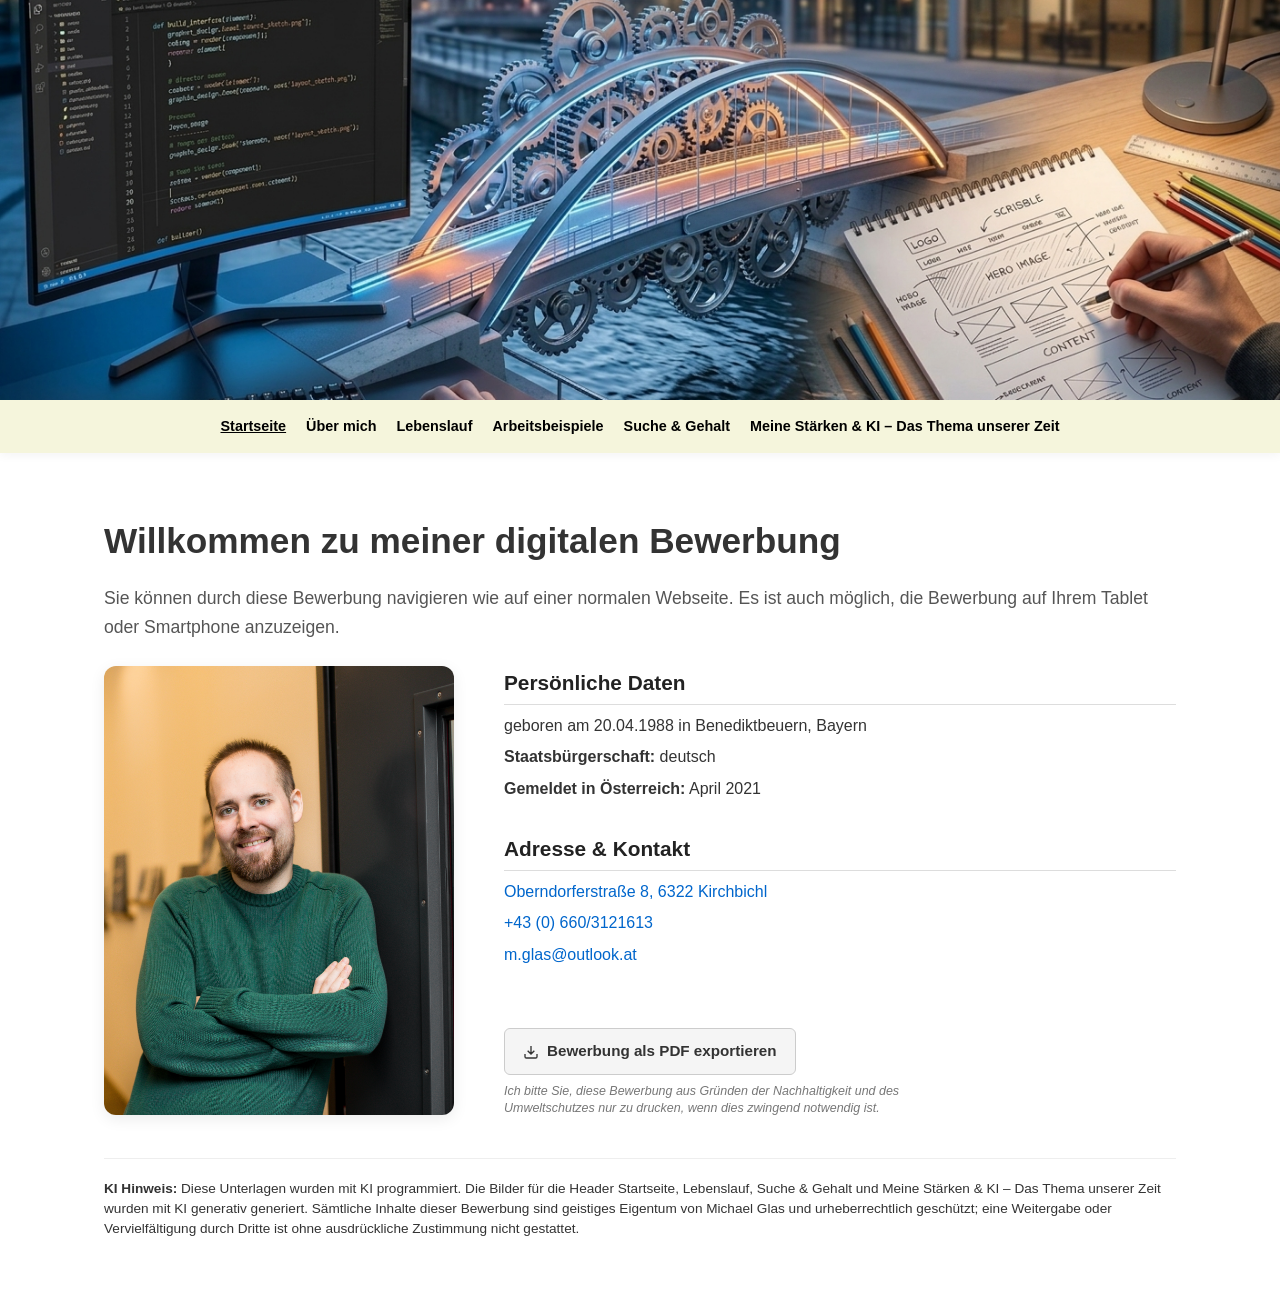
<file: index.html>
<!DOCTYPE html>
<html lang="de">
<head>
    <meta charset="UTF-8">
    <meta name="viewport" content="width=device-width, initial-scale=1.0, maximum-scale=1.0, user-scalable=no">
    <title>Bewerbung - Startseite</title>
    <link rel="stylesheet" href="style.css?v=1.2">
</head>
<body>

    <header>
        <img src="images/Titelbild_HTML_Bewerbung_realistisch.png" alt="Titelbild" class="hero-img">
        <nav>
            <div class="nav-links">
                <a href="index.html"><u>Startseite</u></a>
                <a href="vorstellung.html">Über mich</a>
                <a href="lebenslauf.html">Lebenslauf</a>
                <a href="portfolio.html">Arbeitsbeispiele</a>
                <a href="suche.html">Suche & Gehalt</a>
                <a href="qualifikation.html">Meine Stärken & KI – Das Thema unserer Zeit</a>
            </div>
        </nav>
    </header>

    <main>
        <h1>Willkommen zu meiner digitalen Bewerbung</h1>
        
        <p class="intro-lead">Sie können durch diese Bewerbung navigieren wie auf einer normalen Webseite. Es ist auch möglich, die Bewerbung auf Ihrem Tablet oder Smartphone anzuzeigen.</p>
        <br>
        
        <div class="profile-flex-container">
            
            <div class="portrait-box">
                <img src="images/portraet.png" alt="Michael Glas Portrait">
            </div>

            <div class="personal-data-box">
                <div class="data-block">
                    <h2>Persönliche Daten</h2>
                    <p>geboren am 20.04.1988 in Benediktbeuern, Bayern</p>
                    <p><strong>Staatsbürgerschaft:</strong> deutsch</p>
                    <p><strong>Gemeldet in Österreich:</strong> April 2021</p>
                </div>
                
                <div class="data-block">
                    <h2>Adresse & Kontakt</h2>
                    <p><a href="https://maps.google.com/?q=Oberndorferstraße+8,+6322+Kirchbichl" target="_blank">Oberndorferstraße 8, 6322 Kirchbichl</a></p>
                    <p><a href="tel:+436603121613">+43 (0) 660/3121613</a></p>
                    <p><a href="mailto:m.glas@outlook.at">m.glas@outlook.at</a></p>
                </div>

                <div class="print-action-zone">
                    <a href="images/Bewerbung_Michael_Glas.pdf" download="Bewerbung_Michael_Glas.pdf" class="btn-print-portfolio">
                        <svg width="16" height="16" viewBox="0 0 24 24" fill="none" stroke="currentColor" stroke-width="2" style="margin-right: 8px; vertical-align: middle;"><path d="M21 15v4a2 2 0 0 1-2 2H5a2 2 0 0 1-2-2v-4M7 10l5 5 5-5M12 15V3"/></svg>Bewerbung als PDF exportieren
                    </a>
                    <p class="print-green-note">Ich bitte Sie, diese Bewerbung aus Gründen der Nachhaltigkeit und des Umweltschutzes nur zu drucken, wenn dies zwingend notwendig ist.</p>
                </div>
            </div>

        </div>

        <div class="ki-hinweis-box">
            <p><strong>KI Hinweis:</strong> Diese Unterlagen wurden mit KI programmiert. Die Bilder für die Header Startseite, Lebenslauf, Suche & Gehalt und Meine Stärken & KI – Das Thema unserer Zeit wurden mit KI generativ generiert. Sämtliche Inhalte dieser Bewerbung sind geistiges Eigentum von Michael Glas und urheberrechtlich geschützt; eine Weitergabe oder Vervielfältigung durch Dritte ist ohne ausdrückliche Zustimmung nicht gestattet.</p>
        </div>
    </main>

</body>
</html>
</file>
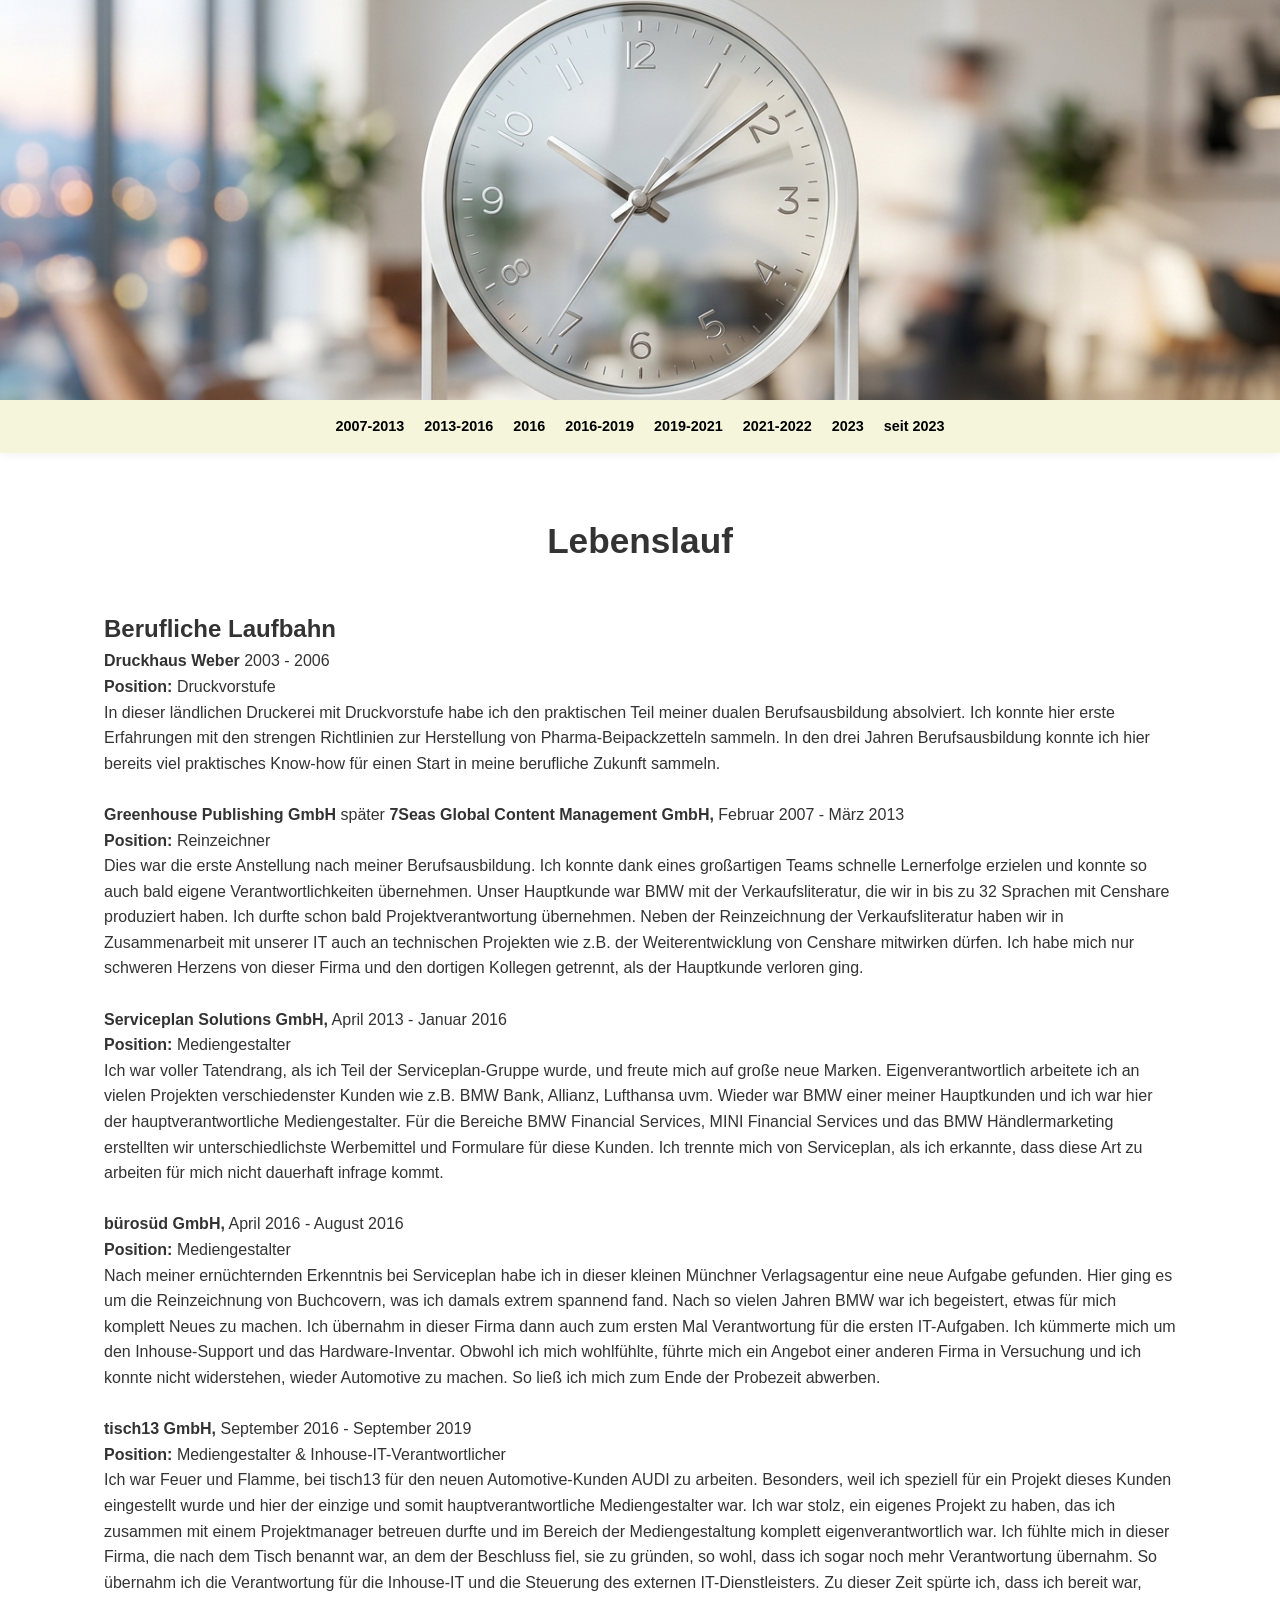
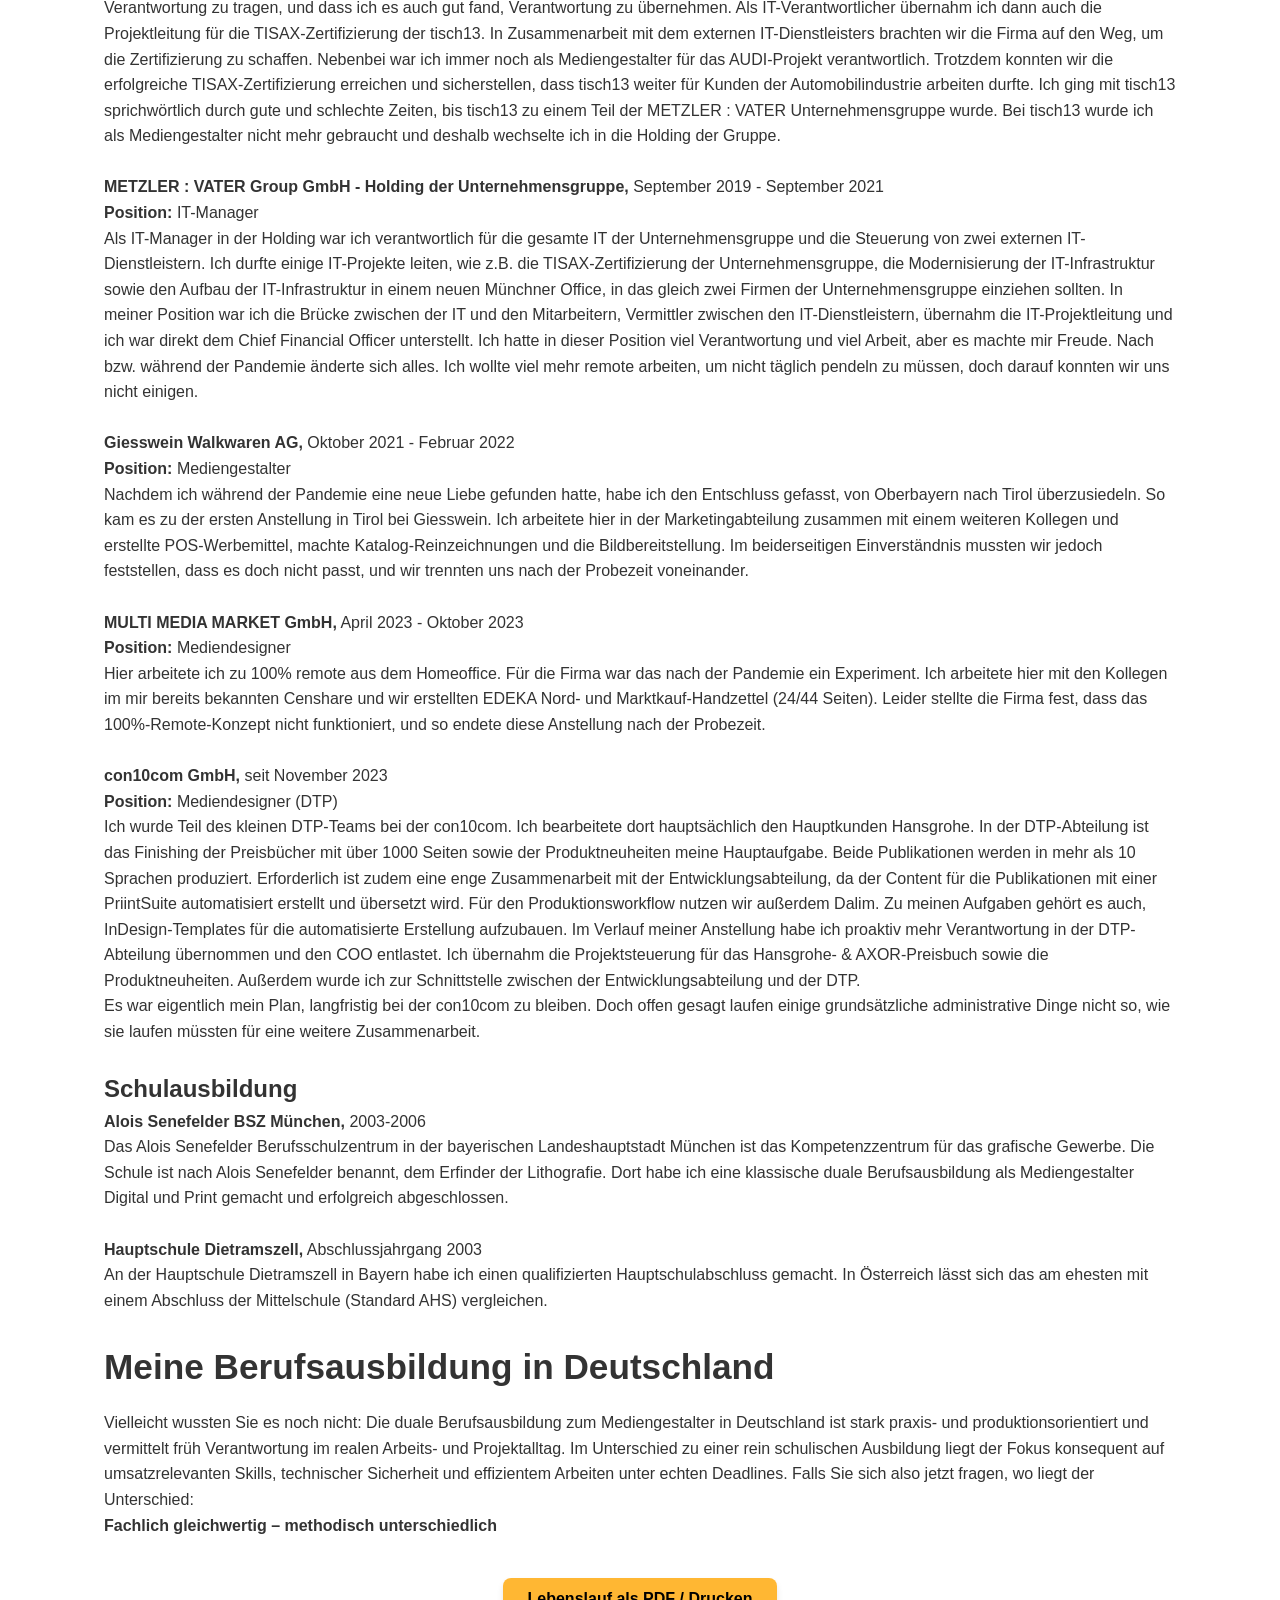
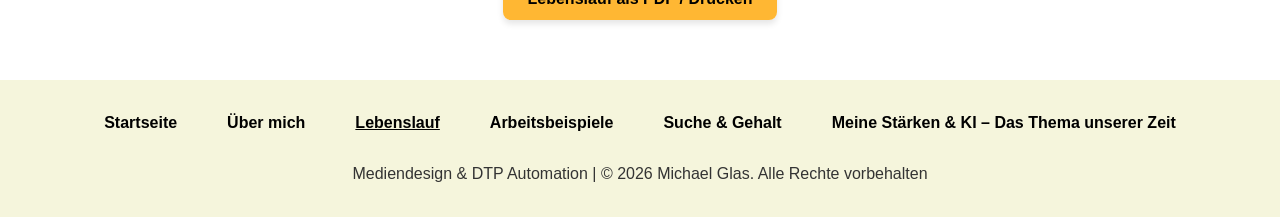
<file: lebenslauf.html>
<!DOCTYPE html>
<html lang="de">
<head>
    <meta charset="UTF-8">
    <meta name="viewport" content="width=device-width, initial-scale=1.0, maximum-scale=1.0, user-scalable=no">
    <title>Bewerbung_Michael_Glas_Lebenslauf</title>
    <link rel="stylesheet" href="style.css?v=1.2">
</head>
<body>

    <header>
        <img src="images/lebenslauf.png" alt="Titelbild" class="hero-img">
        <nav>
            <div class="nav-links">
                <a href="#greenhouse">2007-2013</a>
                <a href="#serviceplan">2013-2016</a>
                <a href="#bürosüd">2016</a>
                <a href="#tisch13">2016-2019</a>
                <a href="#metzlervater">2019-2021</a>
                <a href="#giesswein">2021-2022</a>
                <a href="#mmm">2023</a>
                <a href="#c10c">seit 2023</a>
            </div>
        </nav>
    </header>
    <main>
        <h1 style="text-align: center;">Lebenslauf</h1>
        <br>
        <h2>Berufliche Laufbahn</h2>
        <p id="greenhouse"><strong>Druckhaus Weber</strong> 2003 - 2006</p>
        <p><strong>Position:</strong> Druckvorstufe</p>
        <p class="text-lebenslauf">In dieser ländlichen Druckerei mit Druckvorstufe habe ich den praktischen Teil meiner dualen Berufsausbildung absolviert. Ich konnte hier erste Erfahrungen mit den strengen Richtlinien zur Herstellung von Pharma-Beipackzetteln sammeln. In den drei Jahren Berufsausbildung konnte ich hier bereits viel praktisches Know-how für einen Start in meine berufliche Zukunft sammeln.</p>
        <br>
        <p id="greenhouse"><strong>Greenhouse Publishing GmbH</strong> später <strong>7Seas Global Content Management GmbH,</strong> Februar 2007 - März 2013</p>
        <p><strong>Position:</strong> Reinzeichner</p>
        <p class="text-lebenslauf">Dies war die erste Anstellung nach meiner Berufsausbildung. Ich konnte dank eines großartigen Teams schnelle Lernerfolge erzielen und konnte so auch bald eigene Verantwortlichkeiten übernehmen. Unser Hauptkunde war BMW mit der Verkaufsliteratur, die wir in bis zu 32 Sprachen mit Censhare produziert haben. Ich durfte schon bald Projektverantwortung übernehmen. Neben der Reinzeichnung der Verkaufsliteratur haben wir in Zusammenarbeit mit unserer IT auch an technischen Projekten wie z.B. der Weiterentwicklung von Censhare mitwirken dürfen. Ich habe mich nur schweren Herzens von dieser Firma und den dortigen Kollegen getrennt, als der Hauptkunde verloren ging.</p>
        <br>
        <p id="serviceplan"><strong>Serviceplan Solutions GmbH,</strong> April 2013 - Januar 2016</p>
        <p><strong>Position:</strong> Mediengestalter</p>
        <p class="text-lebenslauf">Ich war voller Tatendrang, als ich Teil der Serviceplan-Gruppe wurde, und freute mich auf große neue Marken. Eigenverantwortlich arbeitete ich an vielen Projekten verschiedenster Kunden wie z.B. BMW Bank, Allianz, Lufthansa uvm. Wieder war BMW einer meiner Hauptkunden und ich war hier der hauptverantwortliche Mediengestalter. Für die Bereiche BMW Financial Services, MINI Financial Services und das BMW Händlermarketing erstellten wir unterschiedlichste Werbemittel und Formulare für diese Kunden. Ich trennte mich von Serviceplan, als ich erkannte, dass diese Art zu arbeiten für mich nicht dauerhaft infrage kommt.</p> 
        <br>
        <p id="bürosüd"><strong>bürosüd GmbH,</strong> April 2016 - August 2016</p>
        <p><strong>Position:</strong> Mediengestalter</p>
        <p class="text-lebenslauf">Nach meiner ernüchternden Erkenntnis bei Serviceplan habe ich in dieser kleinen Münchner Verlagsagentur eine neue Aufgabe gefunden. Hier ging es um die Reinzeichnung von Buchcovern, was ich damals extrem spannend fand. Nach so vielen Jahren BMW war ich begeistert, etwas für mich komplett Neues zu machen. Ich übernahm in dieser Firma dann auch zum ersten Mal Verantwortung für die ersten IT-Aufgaben. Ich kümmerte mich um den Inhouse-Support und das Hardware-Inventar. Obwohl ich mich wohlfühlte, führte mich ein Angebot einer anderen Firma in Versuchung und ich konnte nicht widerstehen, wieder Automotive zu machen. So ließ ich mich zum Ende der Probezeit abwerben.</p>
        <br>
        <p id="tisch13"><strong>tisch13 GmbH,</strong> September 2016 - September 2019</p>
        <p><strong>Position:</strong> Mediengestalter & Inhouse-IT-Verantwortlicher</p>
        <p class="text-lebenslauf">Ich war Feuer und Flamme, bei tisch13 für den neuen Automotive-Kunden AUDI zu arbeiten. Besonders, weil ich speziell für ein Projekt dieses Kunden eingestellt wurde und hier der einzige und somit hauptverantwortliche Mediengestalter war. Ich war stolz, ein eigenes Projekt zu haben, das ich zusammen mit einem Projektmanager betreuen durfte und im Bereich der Mediengestaltung komplett eigenverantwortlich war. Ich fühlte mich in dieser Firma, die nach dem Tisch benannt war, an dem der Beschluss fiel, sie zu gründen, so wohl, dass ich sogar noch mehr Verantwortung übernahm. So übernahm ich die Verantwortung für die Inhouse-IT und die Steuerung des externen IT-Dienstleisters. Zu dieser Zeit spürte ich, dass ich bereit war, Verantwortung zu tragen, und dass ich es auch gut fand, Verantwortung zu übernehmen. Als IT-Verantwortlicher übernahm ich dann auch die Projektleitung für die TISAX-Zertifizierung der tisch13. In Zusammenarbeit mit dem externen IT-Dienstleisters brachten wir die Firma auf den Weg, um die Zertifizierung zu schaffen. Nebenbei war ich immer noch als Mediengestalter für das AUDI-Projekt verantwortlich. Trotzdem konnten wir die erfolgreiche TISAX-Zertifizierung erreichen und sicherstellen, dass tisch13 weiter für Kunden der Automobilindustrie arbeiten durfte. Ich ging mit tisch13 sprichwörtlich durch gute und schlechte Zeiten, bis tisch13 zu einem Teil der METZLER : VATER Unternehmensgruppe wurde. Bei tisch13 wurde ich als Mediengestalter nicht mehr gebraucht und deshalb wechselte ich in die Holding der Gruppe.</p>
        <br>
        <p id="metzlervater"><strong>METZLER : VATER Group GmbH - Holding der Unternehmensgruppe,</strong> September 2019 - September 2021</p>
        <p><strong>Position:</strong> IT-Manager</p>
        <p class="text-lebenslauf">Als IT-Manager in der Holding war ich verantwortlich für die gesamte IT der Unternehmensgruppe und die Steuerung von zwei externen IT-Dienstleistern. Ich durfte einige IT-Projekte leiten, wie z.B. die TISAX-Zertifizierung der Unternehmensgruppe, die Modernisierung der IT-Infrastruktur sowie den Aufbau der IT-Infrastruktur in einem neuen Münchner Office, in das gleich zwei Firmen der Unternehmensgruppe einziehen sollten. In meiner Position war ich die Brücke zwischen der IT und den Mitarbeitern, Vermittler zwischen den IT-Dienstleistern, übernahm die IT-Projektleitung und ich war direkt dem Chief Financial Officer unterstellt. Ich hatte in dieser Position viel Verantwortung und viel Arbeit, aber es machte mir Freude. Nach bzw. während der Pandemie änderte sich alles. Ich wollte viel mehr remote arbeiten, um nicht täglich pendeln zu müssen, doch darauf konnten wir uns nicht einigen.</p>
        <br>
        <p id="giesswein"><strong>Giesswein Walkwaren AG,</strong> Oktober 2021 - Februar 2022</p>
        <p><strong>Position:</strong> Mediengestalter</p>
        <p class="text-lebenslauf">Nachdem ich während der Pandemie eine neue Liebe gefunden hatte, habe ich den Entschluss gefasst, von Oberbayern nach Tirol überzusiedeln. So kam es zu der ersten Anstellung in Tirol bei Giesswein. Ich arbeitete hier in der Marketingabteilung zusammen mit einem weiteren Kollegen und erstellte POS-Werbemittel, machte Katalog-Reinzeichnungen und die Bildbereitstellung. Im beiderseitigen Einverständnis mussten wir jedoch feststellen, dass es doch nicht passt, und wir trennten uns nach der Probezeit voneinander.</p>
        <br>
        <p id="mmm"><strong>MULTI MEDIA MARKET GmbH,</strong> April 2023 - Oktober 2023</p>
        <p><strong>Position:</strong> Mediendesigner</p>
        <p class="text-lebenslauf">Hier arbeitete ich zu 100% remote aus dem Homeoffice. Für die Firma war das nach der Pandemie ein Experiment. Ich arbeitete hier mit den Kollegen im mir bereits bekannten Censhare und wir erstellten EDEKA Nord- und Marktkauf-Handzettel (24/44 Seiten). Leider stellte die Firma fest, dass das 100%-Remote-Konzept nicht funktioniert, und so endete diese Anstellung nach der Probezeit.</p>
        <br>
        <p id="c10c"><strong>con10com GmbH,</strong> seit November 2023</p>
        <p><strong>Position:</strong> Mediendesigner (DTP)</p>
        <p class="text-lebenslauf">Ich wurde Teil des kleinen DTP-Teams bei der con10com. Ich bearbeitete dort hauptsächlich den Hauptkunden Hansgrohe. In der DTP-Abteilung ist das Finishing der Preisbücher mit über 1000 Seiten sowie der Produktneuheiten meine Hauptaufgabe. Beide Publikationen werden in mehr als 10 Sprachen produziert. Erforderlich ist zudem eine enge Zusammenarbeit mit der Entwicklungsabteilung, da der Content für die Publikationen mit einer PriintSuite automatisiert erstellt und übersetzt wird. Für den Produktionsworkflow nutzen wir außerdem Dalim. Zu meinen Aufgaben gehört es auch, InDesign-Templates für die automatisierte Erstellung aufzubauen. Im Verlauf meiner Anstellung habe ich proaktiv mehr Verantwortung in der DTP-Abteilung übernommen und den COO entlastet. Ich übernahm die Projektsteuerung für das Hansgrohe- & AXOR-Preisbuch sowie die Produktneuheiten. Außerdem wurde ich zur Schnittstelle zwischen der Entwicklungsabteilung und der DTP.</p>
        <p class="text-lebenslauf">Es war eigentlich mein Plan, langfristig bei der con10com zu bleiben. Doch offen gesagt laufen einige grundsätzliche administrative Dinge nicht so, wie sie laufen müssten für eine weitere Zusammenarbeit.</p>
        <br>
        <h2>Schulausbildung</h2>
        <p><strong>Alois Senefelder BSZ München,</strong> 2003-2006</p>
        <p class="text-lebenslauf">Das Alois Senefelder Berufsschulzentrum in der bayerischen Landeshauptstadt München ist das Kompetenzzentrum für das grafische Gewerbe. Die Schule ist nach Alois Senefelder benannt, dem Erfinder der Lithografie. Dort habe ich eine klassische duale Berufsausbildung als Mediengestalter Digital und Print gemacht und erfolgreich abgeschlossen.</p>
        <br>
        <p><strong>Hauptschule Dietramszell,</strong> Abschlussjahrgang 2003</p>
        <p class="text-lebenslauf">An der Hauptschule Dietramszell in Bayern habe ich einen qualifizierten Hauptschulabschluss gemacht. In Österreich lässt sich das am ehesten mit einem Abschluss der Mittelschule (Standard AHS) vergleichen.</p>
        <br>
        <h1>Meine Berufsausbildung in Deutschland</h1>
        <p class="text-lebenslauf">Vielleicht wussten Sie es noch nicht: Die duale Berufsausbildung zum Mediengestalter in Deutschland ist stark praxis- und produktionsorientiert und vermittelt früh Verantwortung im realen Arbeits- und Projektalltag. Im Unterschied zu einer rein schulischen Ausbildung liegt der Fokus konsequent auf umsatzrelevanten Skills, technischer Sicherheit und effizientem Arbeiten unter echten Deadlines. Falls Sie sich also jetzt fragen, wo liegt der Unterschied:</p>
        <p><strong>Fachlich gleichwertig – methodisch unterschiedlich</strong></p>
    
        <div style="text-align: center; margin-top: 40px;" class="no-print">
            <button onclick="window.print()" style="
                padding: 12px 25px;
                background-color: var(--accent-orange);
                color: black;
                border: none;
                border-radius: 8px;
                font-weight: bold;
                cursor: pointer;
                font-size: 1rem;
                box-shadow: 0 4px 6px rgba(0,0,0,0.1);">
                Lebenslauf als PDF / Drucken
            </button>
        </div>
    </main>
    
    <footer>
    <div class="footer-container">
        <ul class="footer-links">
            <li><a href="index.html">Startseite</a></li>
            <li><a href="vorstellung.html">Über mich</a></li>
            <li><a href="lebenslauf.html"><u>Lebenslauf</u></a></li>
            <li><a href="portfolio.html">Arbeitsbeispiele</a></li>
            <li><a href="suche.html">Suche & Gehalt</a></li>
            <li><a href="qualifikation.html">Meine Stärken & KI – Das Thema unserer Zeit</a></li>
        </ul>
        <br>
        <div class="footer-copy">
            <p>Mediendesign & DTP Automation | &copy; 2026 Michael Glas. Alle Rechte vorbehalten</p>
        </div>
    </div>
</footer>

</body>
</html>
</file>
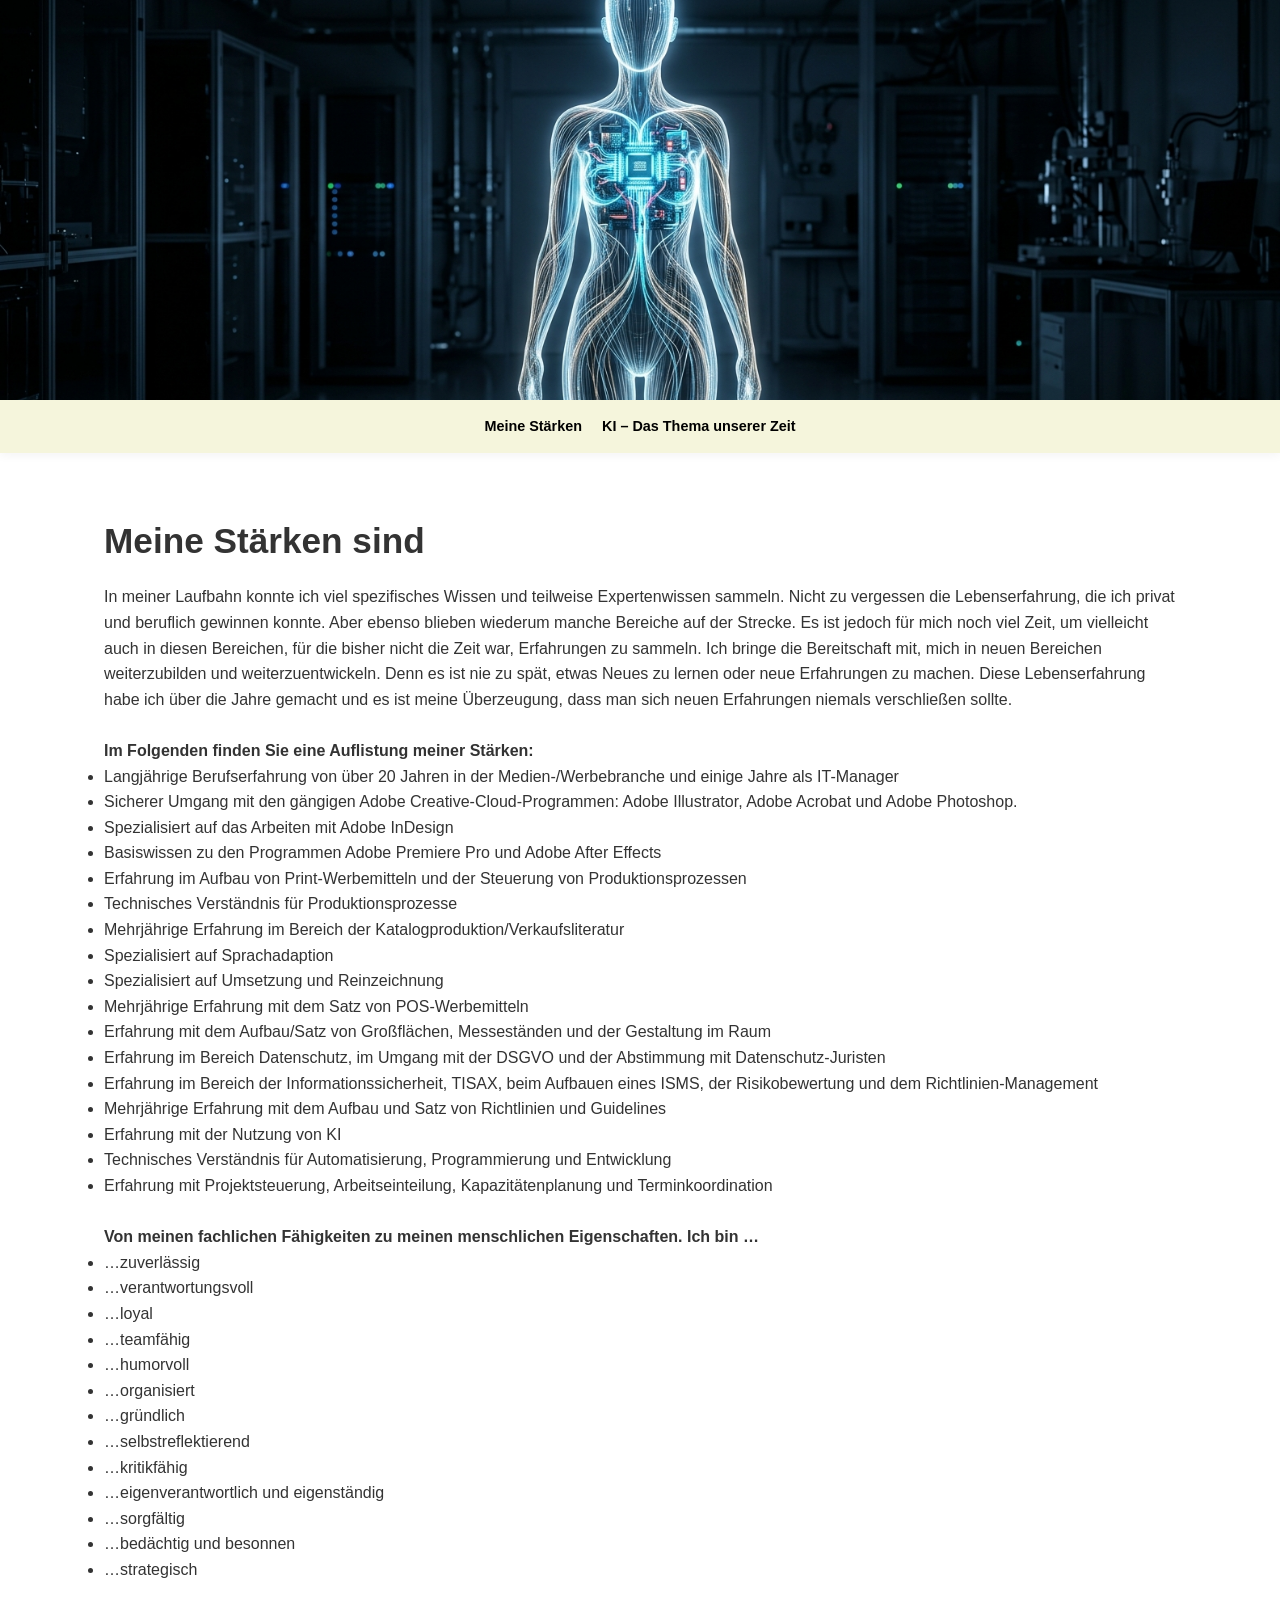
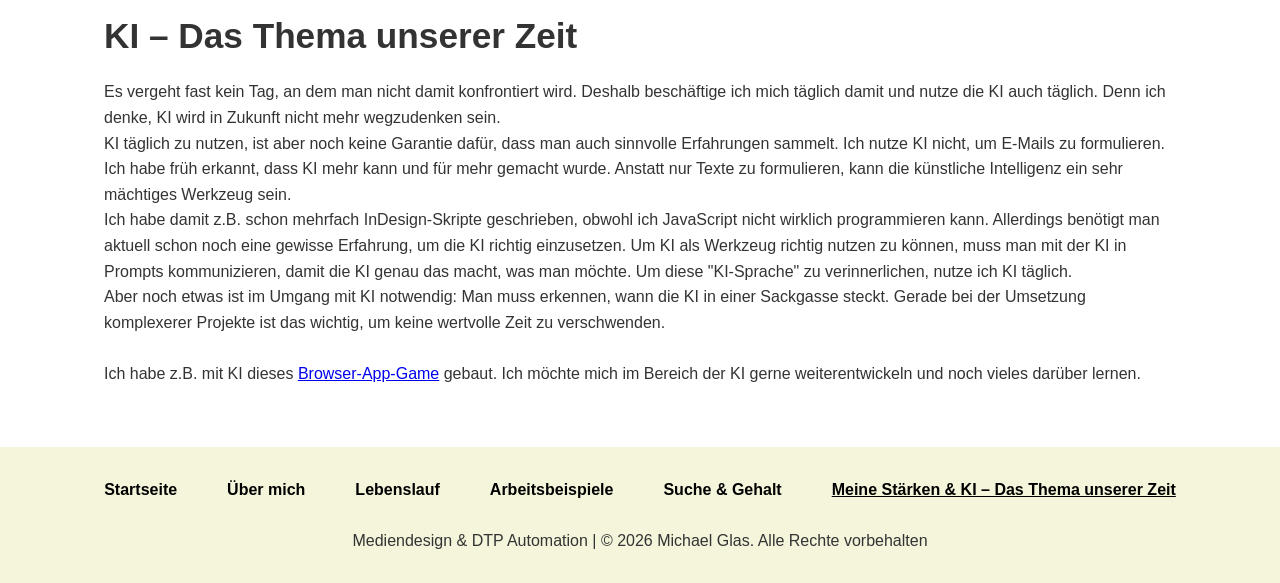
<file: qualifikation.html>
<!DOCTYPE html>
<html lang="de">
<head>
    <meta charset="UTF-8">
    <meta name="viewport" content="width=device-width, initial-scale=1.0, maximum-scale=1.0, user-scalable=no">
    <title>Bewerbung - Stärken & KI</title>
    <link rel="stylesheet" href="style.css?v=201">
</head>
<body>

<header>
    <img src="images/ki.png" alt="Titelbild" class="hero-img">
    <nav>
        <div class="nav-links">
            <a href="#stärken">Meine Stärken</a>
            <a href="#ki">KI – Das Thema unserer Zeit</a>
        </div>
    </nav>
</header>

<main>
    <h1 id="stärken">Meine Stärken sind</h1>
    <p>In meiner Laufbahn konnte ich viel spezifisches Wissen und teilweise Expertenwissen sammeln. Nicht zu vergessen die Lebenserfahrung, die ich privat und beruflich gewinnen konnte. Aber ebenso blieben wiederum manche Bereiche auf der Strecke. Es ist jedoch für mich noch viel Zeit, um vielleicht auch in diesen Bereichen, für die bisher nicht die Zeit war, Erfahrungen zu sammeln. Ich bringe die Bereitschaft mit, mich in neuen Bereichen weiterzubilden und weiterzuentwickeln. Denn es ist nie zu spät, etwas Neues zu lernen oder neue Erfahrungen zu machen. Diese Lebenserfahrung habe ich über die Jahre gemacht und es ist meine Überzeugung, dass man sich neuen Erfahrungen niemals verschließen sollte.</p> 
    <br>
    <p><strong>Im Folgenden finden Sie eine Auflistung meiner Stärken:</strong></p> 
    <ul>
        <li>Langjährige Berufserfahrung von über 20 Jahren in der Medien-/Werbebranche und einige Jahre als IT-Manager</li>
        <li>Sicherer Umgang mit den gängigen Adobe Creative-Cloud-Programmen: Adobe Illustrator, Adobe Acrobat und Adobe Photoshop.</li>
        <li>Spezialisiert auf das Arbeiten mit Adobe InDesign</li>
        <li>Basiswissen zu den Programmen Adobe Premiere Pro und Adobe After Effects</li>
        <li>Erfahrung im Aufbau von Print-Werbemitteln und der Steuerung von Produktionsprozessen</li>
        <li>Technisches Verständnis für Produktionsprozesse</li>
        <li>Mehrjährige Erfahrung im Bereich der Katalogproduktion/Verkaufsliteratur</li>
        <li>Spezialisiert auf Sprachadaption</li>
        <li>Spezialisiert auf Umsetzung und Reinzeichnung</li>
        <li>Mehrjährige Erfahrung mit dem Satz von POS-Werbemitteln</li>
        <li>Erfahrung mit dem Aufbau/Satz von Großflächen, Messeständen und der Gestaltung im Raum</li>
        <li>Erfahrung im Bereich Datenschutz, im Umgang mit der DSGVO und der Abstimmung mit Datenschutz-Juristen</li>
        <li>Erfahrung im Bereich der Informationssicherheit, TISAX, beim Aufbauen eines ISMS, der Risikobewertung und dem Richtlinien-Management</li>
        <li>Mehrjährige Erfahrung mit dem Aufbau und Satz von Richtlinien und Guidelines</li>
        <li>Erfahrung mit der Nutzung von KI</li>
        <li>Technisches Verständnis für Automatisierung, Programmierung und Entwicklung</li>
        <li>Erfahrung mit Projektsteuerung, Arbeitseinteilung, Kapazitätenplanung und Terminkoordination</li>
    </ul>
    <br>
    <p><strong>Von meinen fachlichen Fähigkeiten zu meinen menschlichen Eigenschaften. Ich bin …</strong></p>
    <ul>
        <li>…zuverlässig</li>
        <li>…verantwortungsvoll</li>
        <li>…loyal</li>
        <li>…teamfähig</li>
        <li>…humorvoll</li>
        <li>…organisiert</li>
        <li>…gründlich</li>
        <li>…selbstreflektierend</li>
        <li>…kritikfähig</li>
        <li>…eigenverantwortlich und eigenständig</li>
        <li>…sorgfältig</li>
        <li>…bedächtig und besonnen</li>
        <li>…strategisch</li>
    </ul>
    <br>
    <h1 id="ki">KI – Das Thema unserer Zeit</h1>
    <p>Es vergeht fast kein Tag, an dem man nicht damit konfrontiert wird. Deshalb beschäftige ich mich täglich damit und nutze die KI auch täglich. Denn ich denke, KI wird in Zukunft nicht mehr wegzudenken sein.</p>
    <p>KI täglich zu nutzen, ist aber noch keine Garantie dafür, dass man auch sinnvolle Erfahrungen sammelt. Ich nutze KI nicht, um E-Mails zu formulieren. Ich habe früh erkannt, dass KI mehr kann und für mehr gemacht wurde. Anstatt nur Texte zu formulieren, kann die künstliche Intelligenz ein sehr mächtiges Werkzeug sein.</p>
    <p>Ich habe damit z.B. schon mehrfach InDesign-Skripte geschrieben, obwohl ich JavaScript nicht wirklich programmieren kann. Allerdings benötigt man aktuell schon noch eine gewisse Erfahrung, um die KI richtig einzusetzen. Um KI als Werkzeug richtig nutzen zu können, muss man mit der KI in Prompts kommunizieren, damit die KI genau das macht, was man möchte. Um diese "KI-Sprache" zu verinnerlichen, nutze ich KI täglich.</p>
    <p>Aber noch etwas ist im Umgang mit KI notwendig: Man muss erkennen, wann die KI in einer Sackgasse steckt. Gerade bei der Umsetzung komplexerer Projekte ist das wichtig, um keine wertvolle Zeit zu verschwenden.</p>
    <br>
    <p>Ich habe z.B. mit KI dieses <a href="https://michiglas88.github.io/Hangman_gallows-riddle/" target="_blank" rel="noopener noreferrer">Browser-App-Game</a> gebaut. Ich möchte mich im Bereich der KI gerne weiterentwickeln und noch vieles darüber lernen.</p>
</main>

<footer>
    <div class="footer-container">
        <ul class="footer-links">
            <li><a href="index.html">Startseite</a></li>
            <li><a href="vorstellung.html">Über mich</a></li>
            <li><a href="lebenslauf.html">Lebenslauf</a></li>
            <li><a href="portfolio.html">Arbeitsbeispiele</a></li>
            <li><a href="suche.html">Suche & Gehalt</a></li>
            <li><a href="qualifikation.html"><u>Meine Stärken & KI – Das Thema unserer Zeit</u></a></li>
        </ul>
        <br>
        <div class="footer-copy">
            <p>Mediendesign & DTP Automation | &copy; 2026 Michael Glas. Alle Rechte vorbehalten</p>
        </div>
    </div>
</footer>
</body>
</html>
</file>
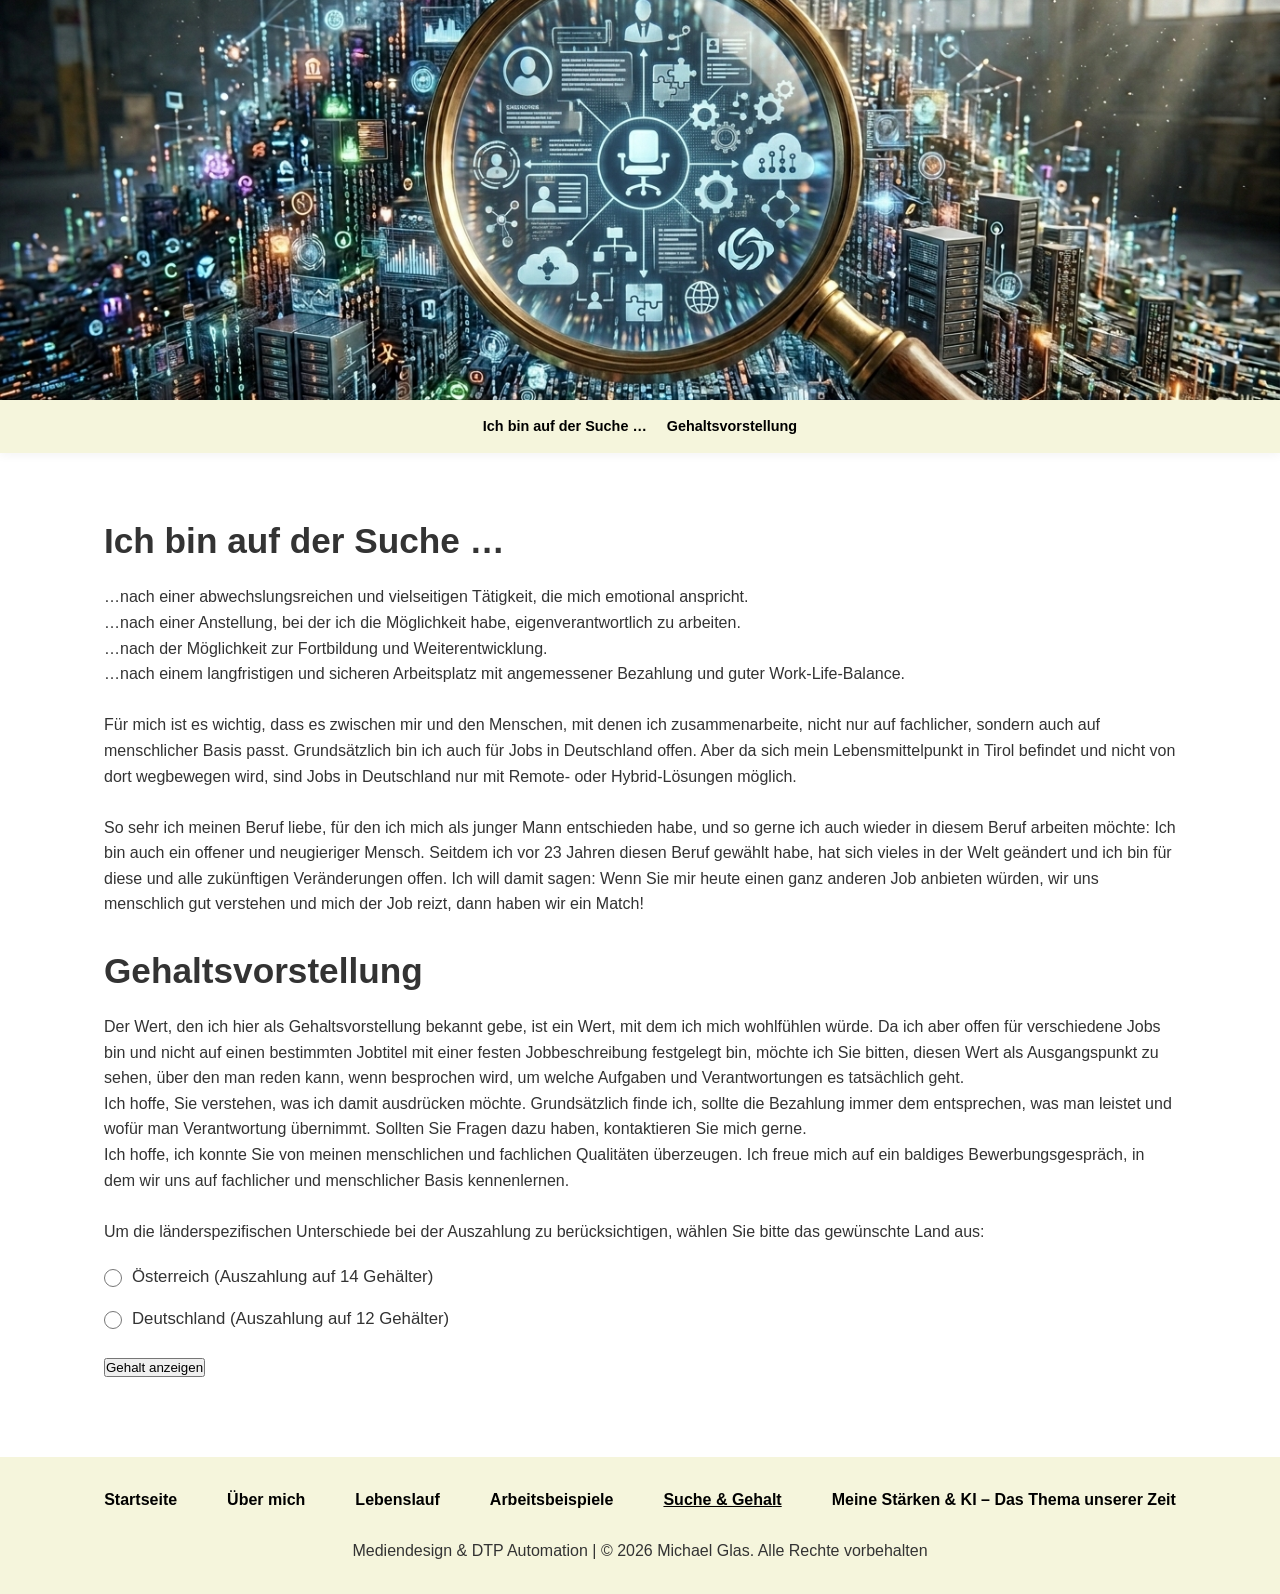
<file: suche.html>
<!DOCTYPE html>
<html lang="de">
<head>
    <meta charset="UTF-8">
    <meta name="viewport" content="width=device-width, initial-scale=1.0, maximum-scale=1.0, user-scalable=no">
    <title>Bewerbung - Suche & Gehalt</title>
    <link rel="stylesheet" href="style.css?v=201">
    <style>
        /* Kleine Zusatz-Optimierung für die untereinanderstehenden Checkboxen */
        .salary-box {
            display: flex;
            flex-direction: column;
            gap: 15px;
            align-items: flex-start;
            margin: 20px 0;
        }
        .salary-row {
            display: flex;
            align-items: center;
            gap: 10px;
            cursor: pointer;
            font-size: 1.05rem;
        }
        .salary-row input[type="radio"] {
            width: 18px;
            height: 18px;
            cursor: pointer;
        }
        .btn-salary {
            margin-top: 10px;
        }
    </style>
</head>
<body>

<header>
    <img src="images/suche.png" alt="Titelbild" class="hero-img">
    <nav>
        <div class="nav-links">
            <a href="#suche">Ich bin auf der Suche …</a>
            <a href="#gehalt">Gehaltsvorstellung</a>
        </div>
    </nav>
</header>

<main>
    <h1 id="suche">Ich bin auf der Suche …</h1>
    <p>…nach einer abwechslungsreichen und vielseitigen Tätigkeit, die mich emotional anspricht.</p> 
    <p>…nach einer Anstellung, bei der ich die Möglichkeit habe, eigenverantwortlich zu arbeiten.</p> 
    <p>…nach der Möglichkeit zur Fortbildung und Weiterentwicklung.</p>
    <p>…nach einem langfristigen und sicheren Arbeitsplatz mit angemessener Bezahlung und guter Work-Life-Balance.</p>
    <br>
    <p>Für mich ist es wichtig, dass es zwischen mir und den Menschen, mit denen ich zusammenarbeite, nicht nur auf fachlicher, sondern auch auf menschlicher Basis passt. Grundsätzlich bin ich auch für Jobs in Deutschland offen. Aber da sich mein Lebensmittelpunkt in Tirol befindet und nicht von dort wegbewegen wird, sind Jobs in Deutschland nur mit Remote- oder Hybrid-Lösungen möglich.</p>
    <br>
    <p>So sehr ich meinen Beruf liebe, für den ich mich als junger Mann entschieden habe, und so gerne ich auch wieder in diesem Beruf arbeiten möchte: Ich bin auch ein offener und neugieriger Mensch. Seitdem ich vor 23 Jahren diesen Beruf gewählt habe, hat sich vieles in der Welt geändert und ich bin für diese und alle zukünftigen Veränderungen offen. Ich will damit sagen: Wenn Sie mir heute einen ganz anderen Job anbieten würden, wir uns menschlich gut verstehen und mich der Job reizt, dann haben wir ein Match!</p>
    <br>
    <h1 id="gehalt">Gehaltsvorstellung</h1>
    <p>Der Wert, den ich hier als Gehaltsvorstellung bekannt gebe, ist ein Wert, mit dem ich mich wohlfühlen würde. Da ich aber offen für verschiedene Jobs bin und nicht auf einen bestimmten Jobtitel mit einer festen Jobbeschreibung festgelegt bin, möchte ich Sie bitten, diesen Wert als Ausgangspunkt zu sehen, über den man reden kann, wenn besprochen wird, um welche Aufgaben und Verantwortungen es tatsächlich geht.</p>
    <p>Ich hoffe, Sie verstehen, was ich damit ausdrücken möchte. Grundsätzlich finde ich, sollte die Bezahlung immer dem entsprechen, was man leistet und wofür man Verantwortung übernimmt. Sollten Sie Fragen dazu haben, kontaktieren Sie mich gerne.</p>
    <p>Ich hoffe, ich konnte Sie von meinen menschlichen und fachlichen Qualitäten überzeugen. Ich freue mich auf ein baldiges Bewerbungsgespräch, in dem wir uns auf fachlicher und menschlicher Basis kennenlernen.</p>
    <br>
    <p>Um die länderspezifischen Unterschiede bei der Auszahlung zu berücksichtigen, wählen Sie bitte das gewünschte Land aus:</p>

    <div class="salary-box">
        <label class="salary-row">
            <input type="radio" name="country" value="at" id="check-at">
            <span>Österreich (Auszahlung auf 14 Gehälter)</span>
        </label>
        
        <label class="salary-row">
            <input type="radio" name="country" value="de" id="check-de">
            <span>Deutschland (Auszahlung auf 12 Gehälter)</span>
        </label>

        <button type="button" class="btn-salary" onclick="showSalary()">Gehalt anzeigen</button>
    </div>

    <div id="salary-result" class="result-container" style="display: none;">
        <h2 id="salary-value"></h2>
        <p id="salary-note" style="font-style: italic; color: #666; margin-top: 10px; line-height: 1.5;"></p>
    </div>
</main>

<footer>
    <div class="footer-container">
        <ul class="footer-links">
            <li><a href="index.html">Startseite</a></li>
            <li><a href="vorstellung.html">Über mich</a></li>
            <li><a href="lebenslauf.html">Lebenslauf</a></li>
            <li><a href="portfolio.html">Arbeitsbeispiele</a></li>
            <li><a href="suche.html"><u>Suche & Gehalt</u></a></li>
            <li><a href="qualifikation.html">Meine Stärken & KI – Das Thema unserer Zeit</a></li>
        </ul>
        <br>
        <div class="footer-copy">
            <p>Mediendesign & DTP Automation | &copy; 2026 Michael Glas. Alle Rechte vorbehalten</p>
        </div>
    </div>
</footer>

<script>
function showSalary() {
    const isAt = document.getElementById('check-at').checked;
    const isDe = document.getElementById('check-de').checked;
    const resultDiv = document.getElementById('salary-result');
    const valueText = document.getElementById('salary-value');
    const noteText = document.getElementById('salary-note');

    if (!isAt && !isDe) {
        alert("Bitte wählen Sie ein Land aus.");
        return;
    }

    resultDiv.style.display = "block";

    // Einheitlicher Nettolohn
    valueText.innerText = "Gehaltswunsch: ca. 34.500 € – 37.500 € (Netto/Jahr)";

    if (isAt) {
        noteText.innerText = "Aufgeteilt auf 14 Auszahlungen (inkl. Urlaubs- und Weihnachtsgeld gemäß österreichischem Modell). Die Angabe in netto wurde gewählt, um eine transparente Verhandlungsbasis auf Augenhöhe zu schaffen.";
    } else if (isDe) {
        noteText.innerText = "Aufgeteilt auf 12 Auszahlungen. Hinweis für Arbeitgeber in Deutschland: Bitte berücksichtigen Sie bei der Kalkulation des Brutto-Jahresgehalts das abweichende deutsche Gehaltssystem (in der Regel 12 statt 14 Gehälter) sowie die steuerlichen Zusatzabzüge und Sozialabgaben im Vergleich zu Österreich, um dieses Netto-Zielvolumen darzustellen.";
    }
}
</script>
</body>
</html>
</file>
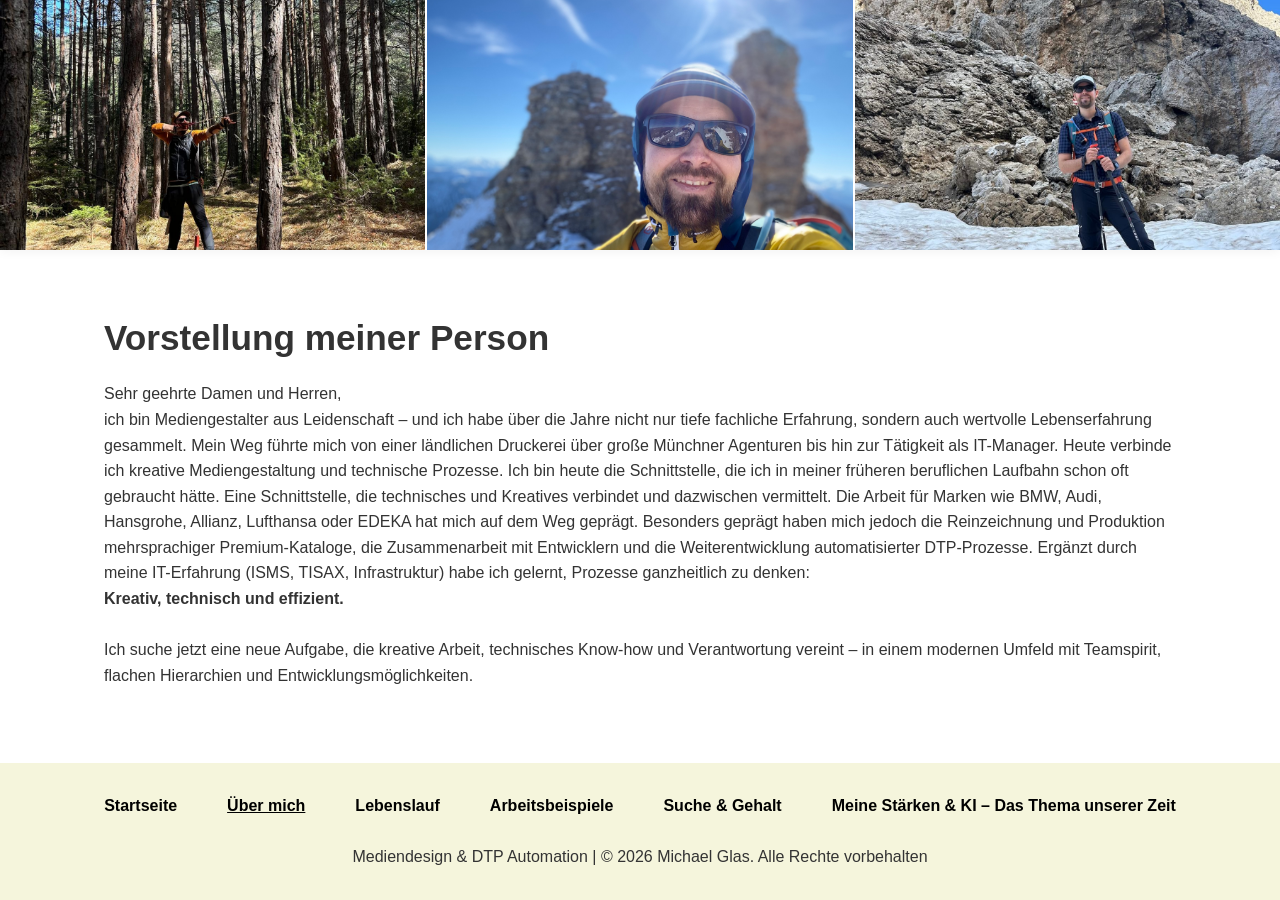
<file: vorstellung.html>
<!DOCTYPE html>
<html lang="de">
<head>
    <meta charset="UTF-8">
    <meta name="viewport" content="width=device-width, initial-scale=1.0, maximum-scale=1.0, user-scalable=no">
    <title>Bewerbung - Über mich</title>
    <link rel="stylesheet" href="style.css?v=201">
</head>
<body>

<header>
    <div class="triple-head">
        <img src="images/bogensport.jpg" alt="Hobby Bogensport">
        <img src="images/IMG_8438.png" alt="Heimt">
        <img src="images/alpin.jpg" alt="Alpinsport">
    </div>
</header>

<main>
    <h1>Vorstellung meiner Person</h1>
    <p>Sehr geehrte Damen und Herren,</p>
    <p>ich bin Mediengestalter aus Leidenschaft – und ich habe über die Jahre nicht nur tiefe fachliche Erfahrung, sondern auch wertvolle Lebenserfahrung gesammelt. Mein Weg führte mich von einer ländlichen Druckerei über große Münchner Agenturen bis hin zur Tätigkeit als IT-Manager. Heute verbinde ich kreative Mediengestaltung und technische Prozesse. Ich bin heute die Schnittstelle, die ich in meiner früheren beruflichen Laufbahn schon oft gebraucht hätte. Eine Schnittstelle, die technisches und Kreatives verbindet und dazwischen vermittelt. Die Arbeit für Marken wie BMW, Audi, Hansgrohe, Allianz, Lufthansa oder EDEKA hat mich auf dem Weg geprägt. Besonders geprägt haben mich jedoch die Reinzeichnung und Produktion mehrsprachiger Premium-Kataloge, die Zusammenarbeit mit Entwicklern und die Weiterentwicklung automatisierter DTP-Prozesse. Ergänzt durch meine IT-Erfahrung
(ISMS, TISAX, Infrastruktur) habe ich gelernt, Prozesse ganzheitlich zu denken:</p>
    <p><strong>Kreativ, technisch und effizient.</strong></p>
    <br>
    <p>Ich suche jetzt eine neue Aufgabe, die kreative Arbeit, technisches Know-how und Verantwortung vereint – in einem modernen Umfeld mit Teamspirit, flachen Hierarchien und Entwicklungsmöglichkeiten.</p>
</main>

<footer>
    <div class="footer-container">
        <ul class="footer-links">
            <li><a href="index.html">Startseite</a></li>
            <li><a href="vorstellung.html"><u>Über mich</u></a></li>
            <li><a href="lebenslauf.html">Lebenslauf</a></li>
            <li><a href="portfolio.html">Arbeitsbeispiele</a></li>
            <li><a href="suche.html">Suche & Gehalt</a></li>
            <li><a href="qualifikation.html">Meine Stärken & KI – Das Thema unserer Zeit</a></li>
        </ul>
        <br>
        <div class="footer-copy">
            <p>Mediendesign & DTP Automation | &copy; 2026 Michael Glas. Alle Rechte vorbehalten</p>
        </div>
    </div>
</footer>
</body>
</html>
</file>
<file: style.css>
/* --- 1. BASIS & ABSOLUTE STABILITÄT --- */
:root {
    --primary-font: 'Segoe UI', Roboto, Helvetica, Arial, sans-serif;
    --bg-beige: #f5f5dc;
    --accent-orange: rgba(255, 165, 0, 0.8);
}

* { 
    box-sizing: border-box; 
    margin: 0; 
    padding: 0; 
}

html, body {
    width: 100%;
    overflow-x: hidden; 
    position: relative;
    -webkit-text-size-adjust: 100%;
}

html {
    scroll-behavior: smooth;
}

body {
    display: flex;
    flex-direction: column;
    min-height: 100vh;
    font-family: var(--primary-font);
    line-height: 1.6;
    color: #333;
    background-color: white;
}

/* --- 2. HEADER & STICKY LOGIK --- */
header {
    width: 100%;
    background: white;
    position: sticky;
    top: 0;
    z-index: 1000;
    box-shadow: 0 2px 10px rgba(0,0,0,0.05);
}

.hero-img {
    width: 100%;
    height: 250px; 
    object-fit: cover;
    display: block;
}

.triple-head {
    display: flex;
    width: 100%;
    gap: 2px;
}

.triple-head img {
    flex: 1;
    min-width: 0;
    height: 120px;
    object-fit: cover;
}

/* --- 3. NAVIGATION --- */
nav {
    background-color: var(--bg-beige) !important;
    width: 100%;
    padding: 10px 0;
}

.nav-links {
    display: flex;
    overflow-x: auto;
    -webkit-overflow-scrolling: touch;
    list-style: none;
    padding: 5px 15px;
    gap: 20px;
}

.nav-links::-webkit-scrollbar { display: none; }

.nav-links a {
    text-decoration: none;
    color: black !important;
    font-weight: bold;
    font-size: 0.9rem;
    white-space: nowrap;
}

/* --- 4. MAIN & ANKER (STARTSEITEN OPTIMIERUNG) --- */
main {
    flex: 1;
    padding: 40px 20px;
    width: 100%;
    max-width: 100%;
}

/* Überschriften auf der Website zentriert lassen */
main h1 {
    font-size: 2.2rem;
    margin-bottom: 15px;
}

.intro-lead {
    font-size: 1.1rem;
    color: #555;
}

/* Flex-Container für Porträt und die Datenblöcke */
.profile-flex-container {
    display: flex;
    flex-direction: column; /* Standard auf Mobilgeräten: untereinander */
    gap: 30px;
    width: 100%;
    margin-bottom: 40px;
}

.portrait-box {
    width: 100%;
    max-width: 360px;
    margin: 0 auto; /* Zentriert das Bild auf Smartphones */
}

.portrait-box img {
    width: 100%;
    height: auto;
    display: block;
    border-radius: 12px;
    box-shadow: 0 4px 15px rgba(0,0,0,0.08);
}

.personal-data-box {
    flex: 1;
    display: flex;
    flex-direction: column;
    gap: 25px;
}

.data-block h2 {
    font-size: 1.3rem;
    color: #222;
    margin-bottom: 8px;
    border-bottom: 1px solid #ddd;
    padding-bottom: 4px;
}

.data-block p {
    margin-bottom: 6px;
}

.data-block a {
    color: #0066cc;
    text-decoration: none;
}

.data-block a:hover {
    text-decoration: underline;
}

/* KI Hinweis Box unten (wieder volle Breite) */
.ki-hinweis-box {
    width: 100%;
    margin-top: 40px;
    padding-top: 20px;
    border-top: 1px solid #eee; 
    font-size: 0.85rem;
    line-height: 1.5;
}

/* Mobile Anker-Puffer */
h1:target, h2:target, p:target, div:target, [id] {
    scroll-margin-top: 160px !important;
}

/* --- 5. PORTFOLIO CARDS --- */
.gallery {
    display: flex;
    flex-wrap: nowrap;
    overflow-x: auto;
    overflow-y: hidden;
    -webkit-overflow-scrolling: touch;
    gap: 20px;
    padding: 20px 0;
    width: 100%;
    scroll-snap-type: x mandatory;
}

.card {
    flex: 0 0 80%;
    scroll-snap-align: center;
    background: #fff;
    border: 1px solid #eee;
    border-radius: 15px;
    box-shadow: 0 5px 15px rgba(0,0,0,0.05);
}

.card img {
    width: 100%;
    height: 200px;
    object-fit: contain;
    padding: 15px;
}

.card-body { padding: 20px; }

/* --- 6. FOOTER --- */
footer {
    background-color: var(--bg-beige) !important;
    padding: 30px 20px;
    text-align: center;
}

.footer-links {
    list-style: none;
    display: flex;
    flex-direction: column;
    gap: 15px;
}

.footer-links a {
    text-decoration: none;
    color: black;
    font-weight: bold;
}

/* --- 7. TABLET & DESKTOP MEDIAGRID --- */
@media screen and (min-width: 769px) {
    .hero-img { height: 400px; }
    .triple-head img { height: 250px; }

    h1:target, h2:target, p:target, div:target, [id] {
        scroll-margin-top: 480px !important; 
    }

    main { 
        max-width: 1200px; 
        margin: 0 auto;
        padding: 60px 5%;
    }

    /* Ab hier rücken Bild und Daten nebeneinander */
    .profile-flex-container {
        flex-direction: row;
        align-items: flex-start;
        gap: 50px;
    }

    .portrait-box {
        flex: 0 0 350px;
        margin: 0;
    }

    .nav-links { justify-content: center; }

    .gallery {
        display: grid;
        grid-template-columns: repeat(auto-fill, minmax(300px, 1fr));
        overflow: visible;
        scroll-snap-type: none;
    }

    .card { flex: none; width: 100%; }

    .footer-links {
        flex-direction: row;
        justify-content: center;
        gap: 50px;
    }
}

/* --- 8. GEHALTSSEITEN-STYLING (CHECKBOXEN UNTEREINANDER & VORNE) --- */
.salary-box {
    display: flex;
    flex-direction: column;
    gap: 15px;
    align-items: flex-start;
    margin: 20px 0;
}

.salary-row {
    display: flex;
    align-items: center;
    gap: 10px;
    cursor: pointer;
    font-size: 1.05rem;
}

.salary-row input[type="radio"] {
    width: 18px;
    height: 18px;
    cursor: pointer;
}

.btn-salary {
    margin-top: 10px;
}

/* --- 9. BUTTON FÜR BEWERBUNGSEXPORT & NACHHALTIGKEITSHINWEIS --- */
.print-action-zone {
    margin-top: 15px;
    padding-top: 15px;
}

.btn-print-portfolio {
    display: inline-block;
    background-color: #f5f5f5; /* Unaufdringliches, helles Grau statt Signalfarbe */
    color: #333;
    text-decoration: none;
    padding: 10px 18px;
    font-size: 0.95rem;
    font-weight: bold;
    border: 1px solid #ccc;
    border-radius: 6px;
    transition: all 0.2s ease;
    cursor: pointer;
}

.btn-print-portfolio:hover {
    background-color: #e8e8e8;
    border-color: #bbb;
    color: #000;
    text-decoration: none !important;
}

.print-green-note {
    font-size: 0.78rem;
    color: #777;
    line-height: 1.4;
    margin-top: 8px;
    max-width: 400px;
    font-style: italic;
}

/* --- 10. PRINT OPTIMIERUNG (DER "PDF-LOOK" BEIM DIREKTDRUCK) --- */
@media print {
    header, nav, footer, .footer-container, .hero-img, .no-print, .nav-links, .triple-head, .print-action-zone {
        display: none !important;
    }

    @page {
        size: A4;
        margin: 25mm 20mm 20mm 20mm;
    }

    @page :first {
        margin-top: 15mm;
    }

    body {
        display: block !important;
        background: white !important;
        width: 100% !important;
        margin: 0 !important;
        padding: 0 !important;
        font-size: 11pt;
    }

    main {
        display: block !important;
        width: 100% !important;
        margin: 0 !important;
        padding: 0 !important;
    }

    h1 {
        text-align: center;
        font-size: 24pt;
        margin-bottom: 20pt;
        border-bottom: 2px solid #333;
        padding-bottom: 10pt;
    }

    h2 {
        font-size: 16pt;
        margin-top: 25pt;
        margin-bottom: 12pt;
        border-left: 5px solid #ffa500;
        padding-left: 10pt;
        text-align: left !important;
    }

    .text-lebenslauf {
        text-align: justify;
        hyphens: auto;
        margin-bottom: 15pt;
    }

    h2 { page-break-after: avoid; }
    p { page-break-inside: avoid; }

    a {
        text-decoration: none !important;
        color: black !important;
    }
}
</file>
